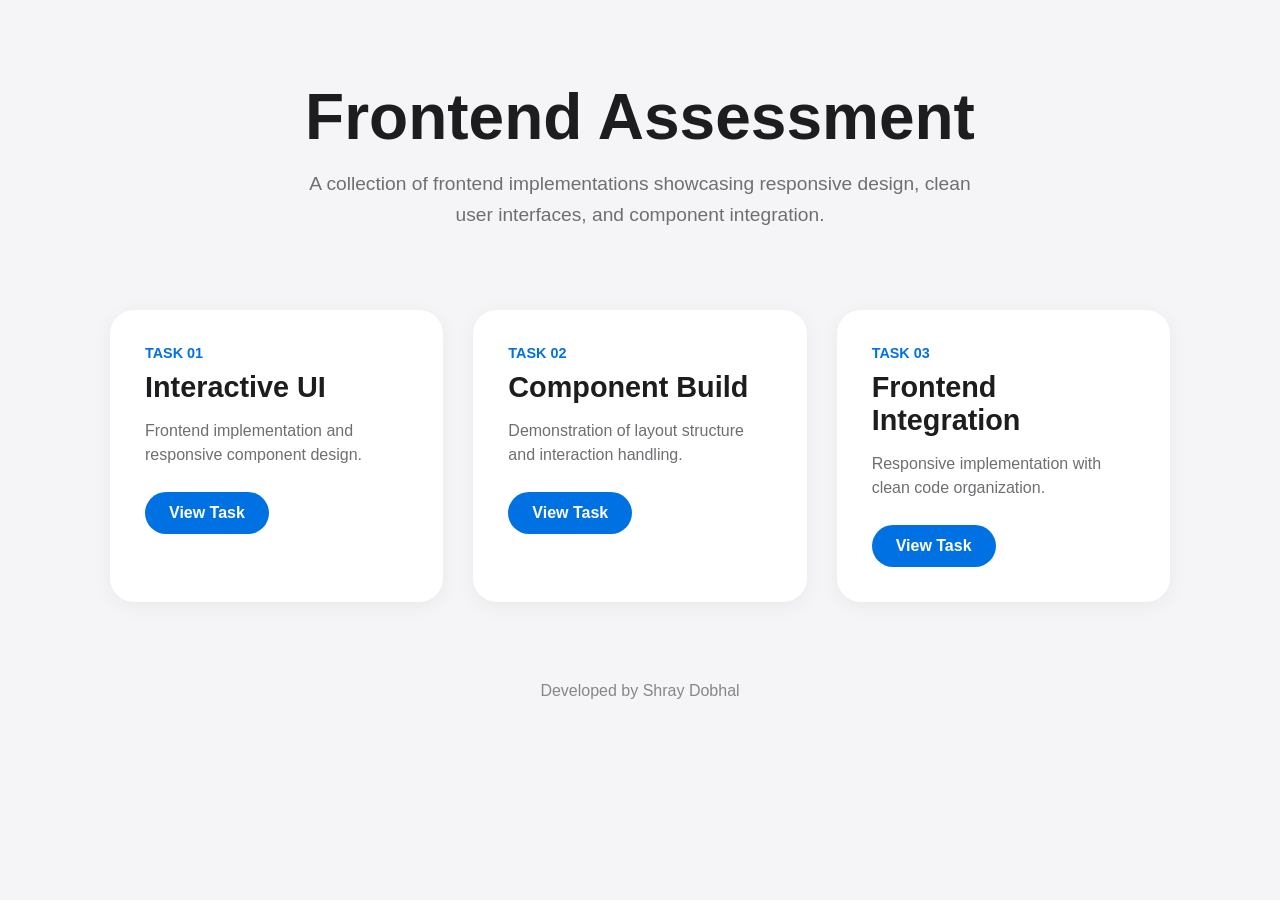
<file: Index.html>
<!DOCTYPE html>
<html lang="en">
<head>
<meta charset="UTF-8">
<meta name="viewport" content="width=device-width, initial-scale=1.0">
<title>Frontend Assessment | Shray Dobhal</title>

<style>
*{
    margin:0;
    padding:0;
    box-sizing:border-box;
    font-family:-apple-system,BlinkMacSystemFont,"SF Pro Display",
                 "Segoe UI",sans-serif;
}

body{
    background:#f5f5f7;
    color:#1d1d1f;
}

.container{
    max-width:1100px;
    margin:auto;
    padding:80px 20px;
}

.hero{
    text-align:center;
    margin-bottom:80px;
}

.hero h1{
    font-size:4rem;
    font-weight:700;
    margin-bottom:15px;
}

.hero p{
    font-size:1.2rem;
    color:#6e6e73;
    max-width:700px;
    margin:auto;
    line-height:1.6;
}

.cards{
    display:grid;
    grid-template-columns:repeat(auto-fit,minmax(280px,1fr));
    gap:30px;
}

.card{
    background:white;
    border-radius:24px;
    padding:35px;
    box-shadow:
    0 4px 20px rgba(0,0,0,0.05);
    transition:all .3s ease;
}

.card:hover{
    transform:translateY(-8px);
    box-shadow:
    0 15px 40px rgba(0,0,0,0.1);
}

.task{
    color:#0071e3;
    font-size:0.9rem;
    font-weight:600;
    margin-bottom:10px;
}

.card h2{
    margin-bottom:15px;
    font-size:1.8rem;
}

.card p{
    color:#6e6e73;
    margin-bottom:25px;
    line-height:1.5;
}

.btn{
    display:inline-block;
    text-decoration:none;
    background:#0071e3;
    color:white;
    padding:12px 24px;
    border-radius:999px;
    font-weight:600;
    transition:.3s;
}

.btn:hover{
    background:#0058b9;
}

footer{
    text-align:center;
    margin-top:80px;
    color:#86868b;
}
</style>
</head>

<body>

<div class="container">

    <div class="hero">
        <h1>Frontend Assessment</h1>
        <p>
            A collection of frontend implementations showcasing responsive
            design, clean user interfaces, and component integration.
        </p>
    </div>

    <div class="cards">

        <div class="card">
            <div class="task">TASK 01</div>
            <h2>Interactive UI</h2>
            <p>Frontend implementation and responsive component design.</p>
            <a href="task1.html" class="btn">View Task</a>
        </div>

        <div class="card">
            <div class="task">TASK 02</div>
            <h2>Component Build</h2>
            <p>Demonstration of layout structure and interaction handling.</p>
            <a href="task2.html" class="btn">View Task</a>
        </div>

        <div class="card">
            <div class="task">TASK 03</div>
            <h2>Frontend Integration</h2>
            <p>Responsive implementation with clean code organization.</p>
            <a href="task3.html" class="btn">View Task</a>
        </div>

    </div>

    <footer>
        Developed by Shray Dobhal
    </footer>

</div>

</body>
</html>
</file>
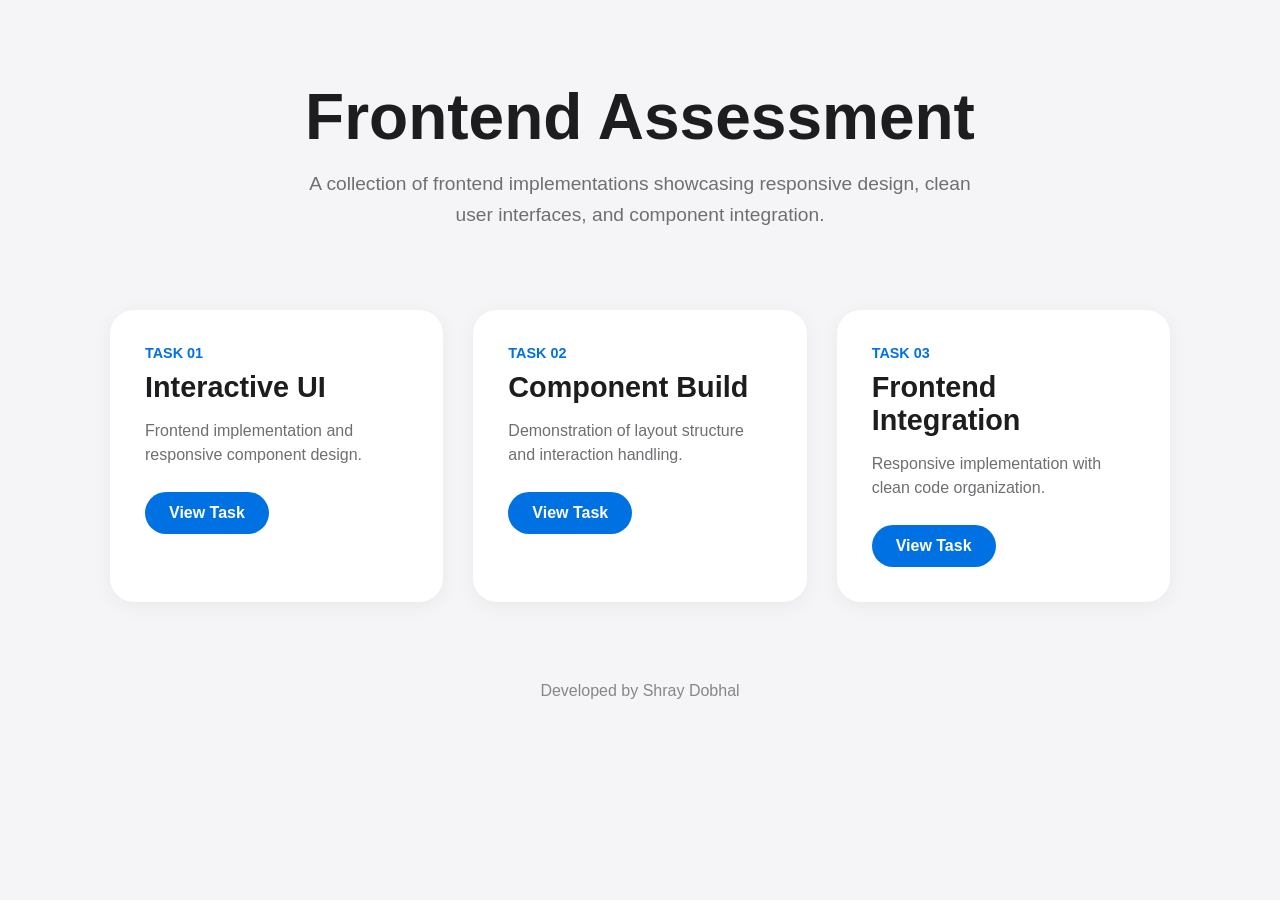
<file: index.html>
<!DOCTYPE html>
<html lang="en">
<head>
<meta charset="UTF-8">
<meta name="viewport" content="width=device-width, initial-scale=1.0">
<title>Frontend Assessment | Shray Dobhal</title>

<style>
*{
    margin:0;
    padding:0;
    box-sizing:border-box;
    font-family:-apple-system,BlinkMacSystemFont,"SF Pro Display",
                 "Segoe UI",sans-serif;
}

body{
    background:#f5f5f7;
    color:#1d1d1f;
}

.container{
    max-width:1100px;
    margin:auto;
    padding:80px 20px;
}

.hero{
    text-align:center;
    margin-bottom:80px;
}

.hero h1{
    font-size:4rem;
    font-weight:700;
    margin-bottom:15px;
}

.hero p{
    font-size:1.2rem;
    color:#6e6e73;
    max-width:700px;
    margin:auto;
    line-height:1.6;
}

.cards{
    display:grid;
    grid-template-columns:repeat(auto-fit,minmax(280px,1fr));
    gap:30px;
}

.card{
    background:white;
    border-radius:24px;
    padding:35px;
    box-shadow:
    0 4px 20px rgba(0,0,0,0.05);
    transition:all .3s ease;
}

.card:hover{
    transform:translateY(-8px);
    box-shadow:
    0 15px 40px rgba(0,0,0,0.1);
}

.task{
    color:#0071e3;
    font-size:0.9rem;
    font-weight:600;
    margin-bottom:10px;
}

.card h2{
    margin-bottom:15px;
    font-size:1.8rem;
}

.card p{
    color:#6e6e73;
    margin-bottom:25px;
    line-height:1.5;
}

.btn{
    display:inline-block;
    text-decoration:none;
    background:#0071e3;
    color:white;
    padding:12px 24px;
    border-radius:999px;
    font-weight:600;
    transition:.3s;
}

.btn:hover{
    background:#0058b9;
}

footer{
    text-align:center;
    margin-top:80px;
    color:#86868b;
}
</style>
</head>

<body>

<div class="container">

    <div class="hero">
        <h1>Frontend Assessment</h1>
        <p>
            A collection of frontend implementations showcasing responsive
            design, clean user interfaces, and component integration.
        </p>
    </div>

    <div class="cards">

        <div class="card">
            <div class="task">TASK 01</div>
            <h2>Interactive UI</h2>
            <p>Frontend implementation and responsive component design.</p>
            <a href="task1.html" class="btn">View Task</a>
        </div>

        <div class="card">
            <div class="task">TASK 02</div>
            <h2>Component Build</h2>
            <p>Demonstration of layout structure and interaction handling.</p>
            <a href="task2.html" class="btn">View Task</a>
        </div>

        <div class="card">
            <div class="task">TASK 03</div>
            <h2>Frontend Integration</h2>
            <p>Responsive implementation with clean code organization.</p>
            <a href="task3.html" class="btn">View Task</a>
        </div>

    </div>

    <footer>
        Developed by Shray Dobhal
    </footer>

</div>

</body>
</html>
</file>
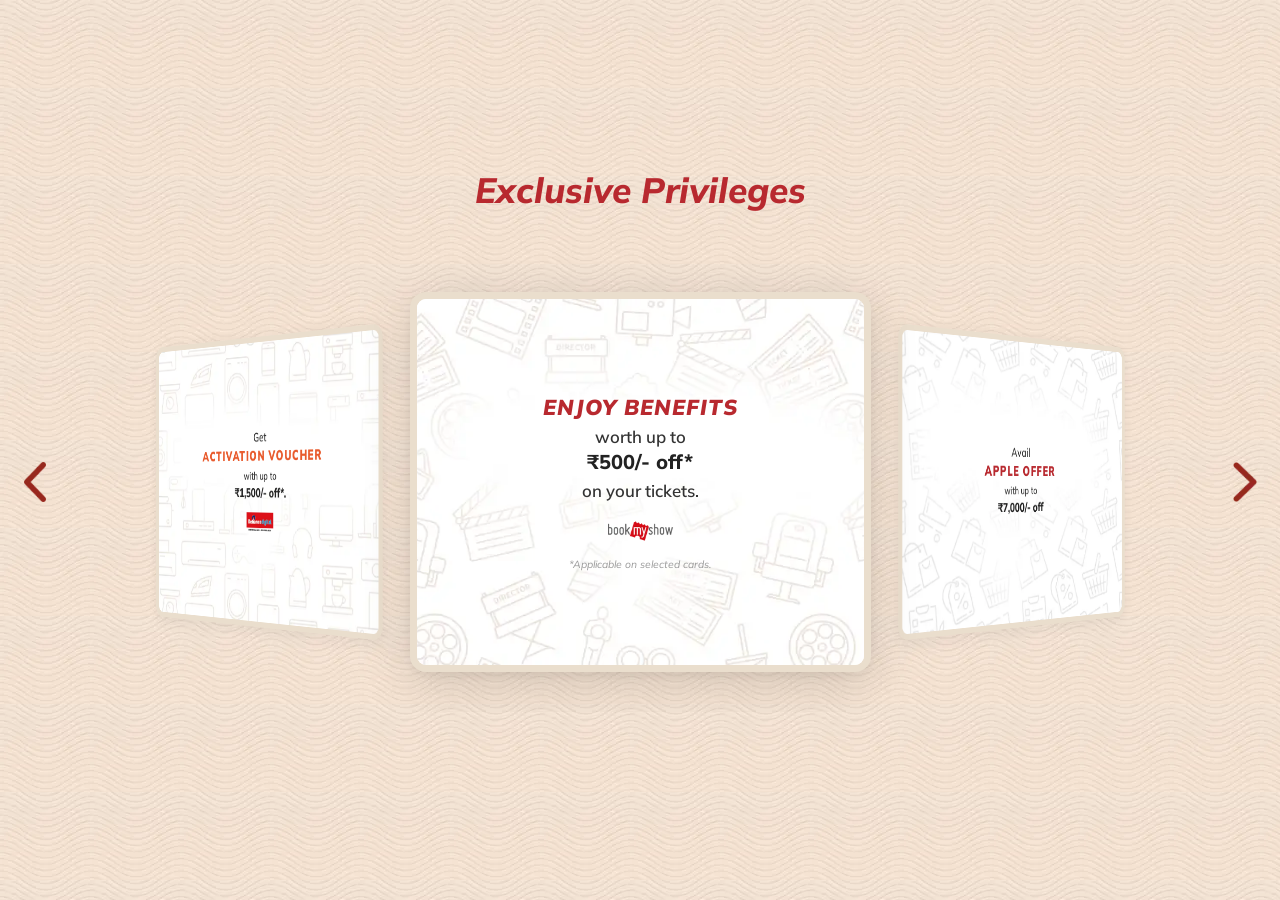
<file: task1.html>
<!DOCTYPE html>
<html lang="en">
<head>
  <meta charset="UTF-8" />
  <meta name="viewport" content="width=device-width, initial-scale=1.0" />
  <meta name="description" content="ICICI Bank Credit Card - Exclusive Privileges Section Replica" />
  <title>Exclusive Privileges - ICICI Bank Credit Card</title>
  <link rel="preconnect" href="https://fonts.googleapis.com" />
  <link rel="preconnect" href="https://fonts.gstatic.com" crossorigin />
  <link href="https://fonts.googleapis.com/css2?family=Mulish:wght@300;400;500;600;700;800;900&display=swap" rel="stylesheet" />
  <link rel="stylesheet" href="task1.css" />
</head>
<body>
  <!-- Exclusive Privileges Section -->
  <section class="exclusive-privileges" id="exclusive-privileges">
    <h2 class="section-title">Exclusive Privileges</h2>

    <div class="carousel-container" id="carouselContainer">
      <!-- Left Arrow -->
      <button class="carousel-arrow carousel-arrow--left" id="prevBtn" aria-label="Previous slide">
        <img src="public/arrow_left.webp" alt="Previous" />
      </button>

      <!-- Carousel Stage (3D space) -->
      <div class="carousel-stage" id="carouselStage">

        <!-- Slide 0: ixigo -->
        <div class="carousel-slide" data-index="0">
          <div class="card card--ixigo">
            <div class="card__bg card__bg--ixigo"></div>
            <div class="card__content">
              <p class="card__header">Get</p>
              <h3 class="card__title card__title--orange">ACTIVATION VOUCHER</h3>
              <p class="card__subtitle">with</p>
              <p class="card__offer">Flat ₹1,200/- off.</p>
              <div class="card__logo">
                <img src="public/ixigo.webp" alt="ixigo" class="logo-img logo-img--ixigo" />
              </div>
            </div>
          </div>
        </div>

        <!-- Slide 1: Reliance Digital -->
        <div class="carousel-slide" data-index="1">
          <div class="card card--reliance">
            <div class="card__bg card__bg--reliance"></div>
            <div class="card__content">
              <p class="card__header">Get</p>
              <h3 class="card__title card__title--orange">ACTIVATION VOUCHER</h3>
              <p class="card__subtitle">with up to</p>
              <p class="card__offer">₹1,500/- off*.</p>
              <div class="card__logo">
                <img src="public/reliance_digital.webp" alt="Reliance Digital" class="logo-img logo-img--reliance" />
              </div>
            </div>
          </div>
        </div>

        <!-- Slide 2: BookMyShow -->
        <div class="carousel-slide" data-index="2">
          <div class="card card--bms">
            <div class="card__bg card__bg--bms"></div>
            <div class="card__content">
              <h3 class="card__title card__title--red card__title--enjoy">ENJOY BENEFITS</h3>
              <p class="card__subtitle">worth up to</p>
              <p class="card__offer">₹500/- off*</p>
              <p class="card__subtitle">on your tickets.</p>
              <div class="card__logo">
                <img src="public/bms.webp" alt="BookMyShow" class="logo-img logo-img--bms" />
              </div>
              <p class="card__footnote">*Applicable on selected cards.</p>
            </div>
          </div>
        </div>

        <!-- Slide 3: Apple -->
        <div class="carousel-slide" data-index="3">
          <div class="card card--apple">
            <div class="card__bg card__bg--apple"></div>
            <div class="card__content">
              <p class="card__header">Avail</p>
              <h3 class="card__title card__title--red">APPLE OFFER</h3>
              <p class="card__subtitle">with up to</p>
              <p class="card__offer">₹7,000/- off</p>
            </div>
          </div>
        </div>

      </div>

      <!-- Right Arrow -->
      <button class="carousel-arrow carousel-arrow--right" id="nextBtn" aria-label="Next slide">
        <img src="public/arrow_right.webp" alt="Next" />
      </button>
    </div>

  </section>

  <script src="task1.js"></script>
</body>
</html>
</file>
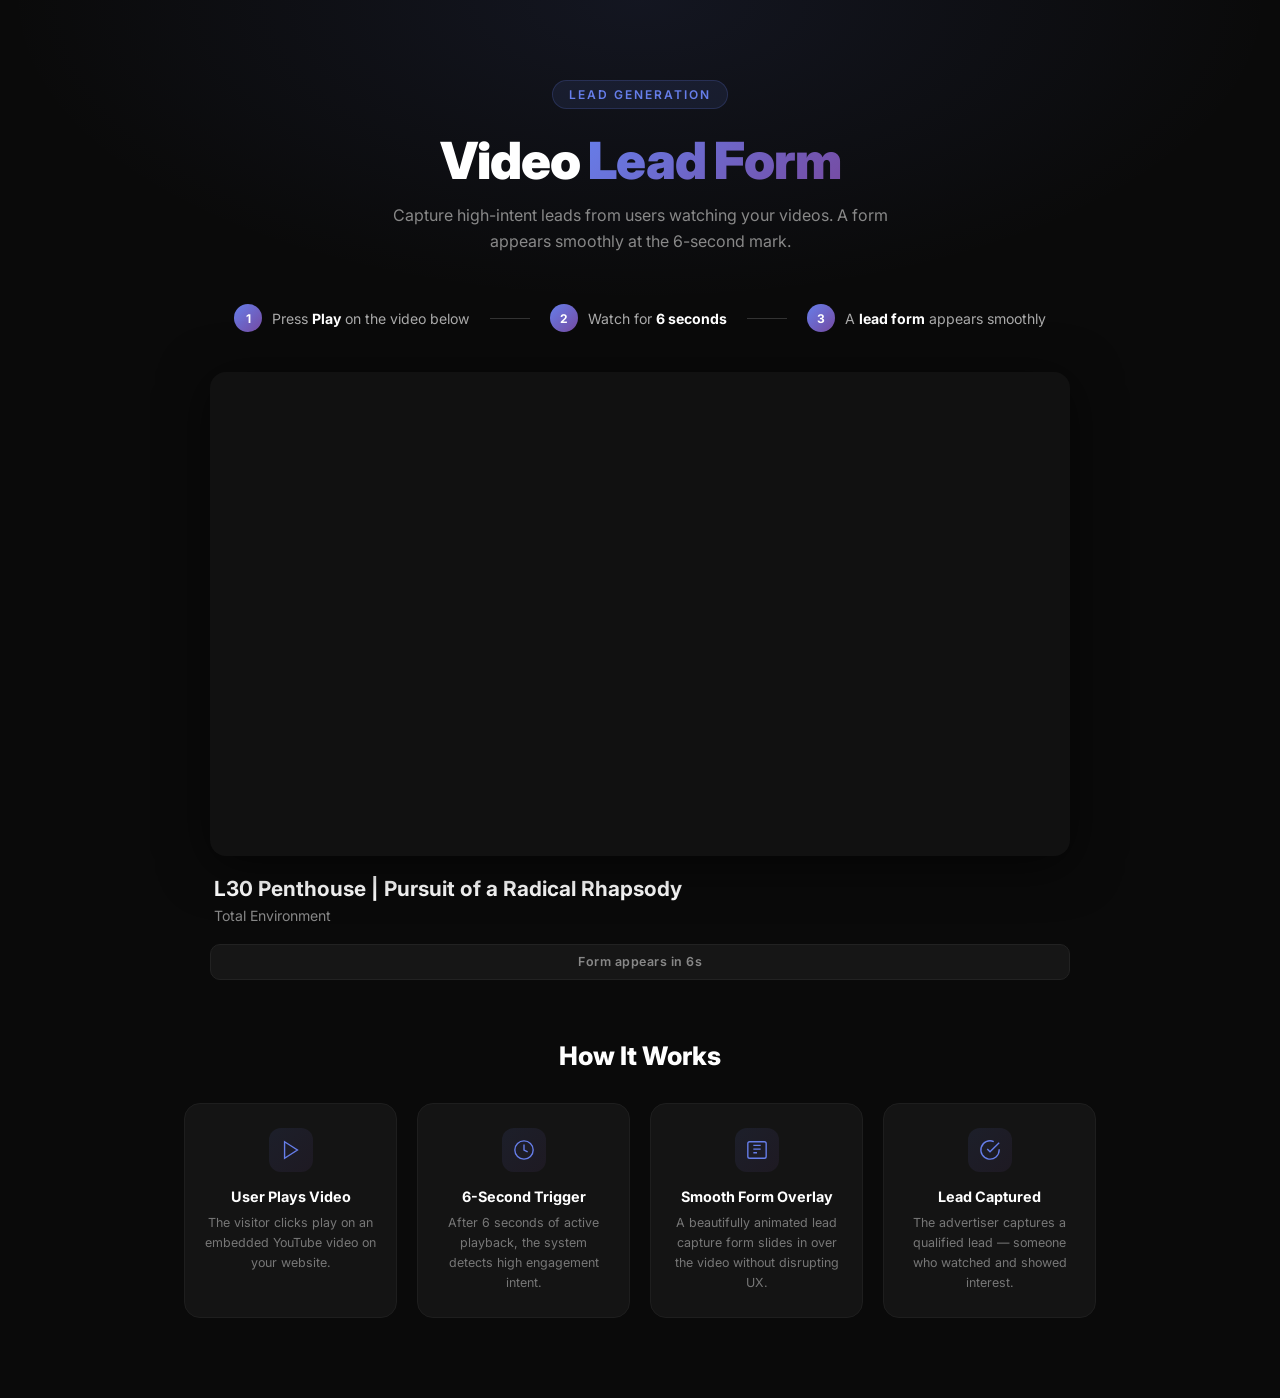
<file: task3.html>
<!DOCTYPE html>
<html lang="en">
<head>
  <meta charset="UTF-8" />
  <meta name="viewport" content="width=device-width, initial-scale=1.0" />
  <meta name="description" content="YouTube Video Lead Capture Form - Smooth overlay form shown after 6 seconds of video playback" />
  <title>Lead Capture Form | YouTube Video Overlay</title>
  <link rel="preconnect" href="https://fonts.googleapis.com" />
  <link rel="preconnect" href="https://fonts.gstatic.com" crossorigin />
  <link href="https://fonts.googleapis.com/css2?family=Inter:wght@300;400;500;600;700;800;900&display=swap" rel="stylesheet" />
  <link rel="stylesheet" href="task3.css" />
</head>
<body>

  <!-- Hero Header -->
  <header class="hero" id="hero">
    <div class="hero__bg"></div>
    <div class="hero__content">
      <p class="hero__tag">Lead Generation</p>
      <h1 class="hero__title">Video <span class="gradient-text">Lead Form</span></h1>
      <p class="hero__subtitle">Capture high-intent leads from users watching your videos. A form appears smoothly at the 6-second mark.</p>
    </div>
  </header>

  <!-- ============ Video + Form Section ============ -->
  <section class="video-section" id="videoSection">
    <div class="container">

      <!-- Instructions -->
      <div class="instructions">
        <div class="instructions__step">
          <div class="instructions__num">1</div>
          <p>Press <strong>Play</strong> on the video below</p>
        </div>
        <div class="instructions__divider"></div>
        <div class="instructions__step">
          <div class="instructions__num">2</div>
          <p>Watch for <strong>6 seconds</strong></p>
        </div>
        <div class="instructions__divider"></div>
        <div class="instructions__step">
          <div class="instructions__num">3</div>
          <p>A <strong>lead form</strong> appears smoothly</p>
        </div>
      </div>

      <!-- Player Container -->
      <div class="player-container">
        <div class="player-wrapper" id="playerWrapper">
          <div id="ytPlayer"></div>

          <!-- Overlay Form -->
          <div class="form-overlay" id="formOverlay">
            <div class="form-card" id="formCard">
              <button class="form-close" id="formClose" aria-label="Close form">
                <svg viewBox="0 0 24 24" fill="none" stroke="currentColor" stroke-width="2">
                  <line x1="18" y1="6" x2="6" y2="18"/>
                  <line x1="6" y1="6" x2="18" y2="18"/>
                </svg>
              </button>

              <div class="form-card__header">
                <div class="form-card__icon">
                  <svg viewBox="0 0 24 24" fill="none" stroke="currentColor" stroke-width="1.5">
                    <path d="M12 22c5.523 0 10-4.477 10-10S17.523 2 12 2 2 6.477 2 12s4.477 10 10 10z"/>
                    <path d="M10 9l5 3-5 3V9z" fill="currentColor"/>
                  </svg>
                </div>
                <h3 class="form-card__title">Interested in this property?</h3>
                <p class="form-card__subtitle">Fill in your details and our team will get back to you within 24 hours.</p>
              </div>

              <form class="lead-form" id="leadForm">
                <div class="form-group">
                  <label class="form-label" for="leadName">Full Name</label>
                  <input type="text" id="leadName" class="form-input" placeholder="John Doe" required />
                </div>
                <div class="form-group">
                  <label class="form-label" for="leadEmail">Email Address</label>
                  <input type="email" id="leadEmail" class="form-input" placeholder="john@example.com" required />
                </div>
                <div class="form-group">
                  <label class="form-label" for="leadPhone">Phone Number</label>
                  <input type="tel" id="leadPhone" class="form-input" placeholder="+91 98765 43210" />
                </div>
                <button type="submit" class="form-submit" id="formSubmit">
                  Get Details
                  <svg viewBox="0 0 24 24" fill="none" stroke="currentColor" stroke-width="2"><path d="M5 12h14M12 5l7 7-7 7"/></svg>
                </button>
                <p class="form-disclaimer">By submitting, you agree to be contacted regarding this property.</p>
              </form>

              <!-- Success State -->
              <div class="form-success" id="formSuccess">
                <div class="form-success__icon">
                  <svg viewBox="0 0 24 24" fill="none" stroke="currentColor" stroke-width="2"><path d="M22 11.08V12a10 10 0 1 1-5.93-9.14"/><polyline points="22 4 12 14.01 9 11.01"/></svg>
                </div>
                <h3 class="form-success__title">Thank You!</h3>
                <p class="form-success__text">We've received your details. Our team will reach out to you shortly.</p>
                <button type="button" class="form-success__btn" id="resumeBtn">Resume Video</button>
              </div>
            </div>
          </div>
        </div>

        <!-- Video Info -->
        <div class="player-info">
          <h2 class="player-info__title">L30 Penthouse | Pursuit of a Radical Rhapsody</h2>
          <p class="player-info__channel">Total Environment</p>
        </div>

        <!-- Timer Indicator -->
        <div class="timer-bar" id="timerBar">
          <div class="timer-bar__fill" id="timerFill"></div>
          <span class="timer-bar__label" id="timerLabel">Form appears in 6s</span>
        </div>
      </div>

      <!-- How It Works -->
      <div class="how-it-works">
        <h3 class="how-it-works__title">How It Works</h3>
        <div class="how-it-works__grid">
          <div class="how-card">
            <div class="how-card__icon">
              <svg viewBox="0 0 24 24" fill="none" stroke="currentColor" stroke-width="1.5"><polygon points="5 3 19 12 5 21 5 3"/></svg>
            </div>
            <h4>User Plays Video</h4>
            <p>The visitor clicks play on an embedded YouTube video on your website.</p>
          </div>
          <div class="how-card">
            <div class="how-card__icon">
              <svg viewBox="0 0 24 24" fill="none" stroke="currentColor" stroke-width="1.5"><circle cx="12" cy="12" r="10"/><polyline points="12 6 12 12 16 14"/></svg>
            </div>
            <h4>6-Second Trigger</h4>
            <p>After 6 seconds of active playback, the system detects high engagement intent.</p>
          </div>
          <div class="how-card">
            <div class="how-card__icon">
              <svg viewBox="0 0 24 24" fill="none" stroke="currentColor" stroke-width="1.5"><rect x="2" y="3" width="20" height="18" rx="2"/><path d="M8 7h8M8 11h8M8 15h4"/></svg>
            </div>
            <h4>Smooth Form Overlay</h4>
            <p>A beautifully animated lead capture form slides in over the video without disrupting UX.</p>
          </div>
          <div class="how-card">
            <div class="how-card__icon">
              <svg viewBox="0 0 24 24" fill="none" stroke="currentColor" stroke-width="1.5"><path d="M22 11.08V12a10 10 0 1 1-5.93-9.14"/><polyline points="22 4 12 14.01 9 11.01"/></svg>
            </div>
            <h4>Lead Captured</h4>
            <p>The advertiser captures a qualified lead — someone who watched and showed interest.</p>
          </div>
        </div>
      </div>
    </div>
  </section>



  <script src="task3.js"></script>
</body>
</html>
</file>
<file: task1.css>
/* =====================================================
   ICICI Bank - Exclusive Privileges Section
   Pure HTML/CSS/JS Replica
   ===================================================== */

*,
*::before,
*::after {
  margin: 0;
  padding: 0;
  box-sizing: border-box;
}

html {
  font-size: 16px;
  -webkit-font-smoothing: antialiased;
}

body {
  font-family: 'Mulish', sans-serif;
  background-color: #f5ebe0;
  background-image: url('public/bg_light.webp');
  background-repeat: repeat;
  min-height: 100vh;
  display: flex;
  align-items: center;
  justify-content: center;
  overflow-x: hidden;
}

/* --- Section --- */
.exclusive-privileges {
  width: 100%;
  padding: 50px 0 70px;
  background: transparent;
  position: relative;
  /* no overflow hidden here — let 3D work, body clips horizontally */
}

/* --- Title --- */
.section-title {
  text-align: center;
  font-size: 2.2rem;
  font-weight: 800;
  color: #B8292F;
  font-style: italic;
  margin-bottom: 40px;
  position: relative;
  z-index: 1;
}

/* --- Carousel Wrapper --- */
.carousel-container {
  position: relative;
  width: 100%;
  z-index: 1;
}

/* --- 3D Stage --- */
.carousel-stage {
  position: relative;
  width: 100%;
  height: 460px;
  perspective: 1200px;
  overflow: hidden;
}

/* --- Each Slide: absolutely positioned, JS controls transform --- */
.carousel-slide {
  position: absolute;
  top: 40px;
  bottom: 40px;
  /* width set by JS based on viewport */
  display: flex;
  justify-content: center;
  align-items: center;
  transition: all 0.55s cubic-bezier(0.25, 0.46, 0.45, 0.94);
  will-change: transform, opacity, left;
}

/* --- Card --- */
.card {
  width: 100%;
  height: 100%;
  background: #fff;
  border-radius: 16px;
  border: 7px solid #eadecd;
  box-shadow: 0 4px 20px rgba(0, 0, 0, 0.07);
  position: relative;
  overflow: hidden;
  display: flex;
  flex-direction: column;
  align-items: center;
  justify-content: center;
  transition: box-shadow 0.55s ease, height 0.55s ease;
}

.carousel-slide.active .card {
  box-shadow: 0 10px 50px rgba(0, 0, 0, 0.14), 0 3px 12px rgba(0, 0, 0, 0.06);
}

/* --- Card Backgrounds --- */
.card__bg {
  position: absolute;
  inset: 0;
  pointer-events: none;
  opacity: 0.12;
}

.card__bg--ixigo {
  background-image: url('public/privilages_bg1.webp');
  background-size: cover;
  background-position: center;
  opacity: 1;
}

.card__bg--reliance {
  background-image: url('public/privilages_bg2.webp');
  background-size: cover;
  background-position: center;
  opacity: 1;
}

.card__bg--bms {
  background-image: url('public/privilages_bg3.webp');
  background-size: cover;
  background-position: center;
  opacity: 1;
}

.card__bg--apple {
  background-image: url('public/privilages_bg4.webp');
  background-size: cover;
  background-position: center;
  opacity: 1;
}

/* --- Card Content --- */
.card__content {
  position: relative;
  z-index: 1;
  text-align: center;
  padding: 30px 25px;
  width: 100%;
}

.card__header {
  font-size: 1rem;
  font-weight: 600;
  color: #333;
  margin-bottom: 3px;
}

.card__title {
  font-size: 1.15rem;
  font-weight: 900;
  text-transform: uppercase;
  letter-spacing: 1.5px;
  margin-bottom: 5px;
  line-height: 1.3;
}

.card__title--orange { color: #E85B2D; }
.card__title--red { color: #B8292F; }
.card__title--enjoy { font-style: italic; letter-spacing: 1px; }

.carousel-slide.active .card__header { font-size: 1.1rem; }
.carousel-slide.active .card__title { font-size: 1.5rem; }
.carousel-slide.active .card__title--enjoy { font-size: 1.35rem; }

.card__subtitle {
  font-size: 0.88rem;
  font-weight: 600;
  color: #333;
  margin-bottom: 2px;
}

.carousel-slide.active .card__subtitle { font-size: 1.05rem; }

.card__offer {
  font-size: 1.05rem;
  font-weight: 800;
  color: #222;
  margin-bottom: 6px;
}

.carousel-slide.active .card__offer { font-size: 1.25rem; }

.card__footnote {
  font-size: 0.55rem;
  color: #999;
  margin-top: 8px;
  font-style: italic;
}

.carousel-slide.active .card__footnote { font-size: 0.65rem; }

/* --- Logos --- */
.card__logo { margin-top: 15px; }

.logo-img {
  height: 28px;
  width: auto;
  display: inline-block;
  object-fit: contain;
  transition: height 0.55s cubic-bezier(0.25, 0.46, 0.45, 0.94);
}
.logo-img--ixigo {
  height: 28px;
}
.logo-img--reliance {
  height: 26px;
}
.logo-img--bms {
  height: 24px;
}

.carousel-slide.active .logo-img--ixigo {
  height: 38px;
}
.carousel-slide.active .logo-img--reliance {
  height: 34px;
}
.carousel-slide.active .logo-img--bms {
  height: 30px;
}

/* --- Arrows --- */
.carousel-arrow {
  position: absolute;
  top: 50%;
  transform: translateY(-50%);
  width: 40px;
  height: 40px;
  background: transparent;
  border: none;
  cursor: pointer;
  display: flex;
  align-items: center;
  justify-content: center;
  z-index: 10;
  transition: transform 0.2s ease;
  padding: 0;
}
.carousel-arrow img {
  width: 100%;
  height: 100%;
  object-fit: contain;
  display: block;
}
.carousel-arrow:hover { transform: translateY(-50%) scale(1.15); }
.carousel-arrow:active { transform: translateY(-50%) scale(0.95); }
.carousel-arrow--left { left: 15px; }
.carousel-arrow--right { right: 15px; }

/* --- Responsive --- */
@media (max-width: 900px) {
  .carousel-stage { height: 380px; }
  .carousel-slide { top: 30px; bottom: 30px; }
  .section-title { font-size: 1.8rem; }
}

@media (max-width: 600px) {
  .exclusive-privileges { padding: 30px 0 45px; }
  .section-title { font-size: 1.4rem; margin-bottom: 25px; }
  .carousel-stage { height: 320px; }
  .carousel-slide { top: 25px; bottom: 25px; }
  .carousel-arrow--left { left: 5px; }
  .carousel-arrow--right { right: 5px; }
}
</file>
<file: task3.css>
/* =====================================================
   Task 3: Lead Form on YouTube Video — Styles
   ===================================================== */

*, *::before, *::after {
  margin: 0; padding: 0; box-sizing: border-box;
}

html {
  font-size: 16px;
  -webkit-font-smoothing: antialiased;
  scroll-behavior: smooth;
}

body {
  font-family: 'Inter', sans-serif;
  background: #0a0a0a;
  color: #e8e8e8;
  min-height: 100vh;
  overflow-x: hidden;
}

.container {
  width: 100%;
  max-width: 960px;
  margin: 0 auto;
  padding: 0 24px;
}

.gradient-text {
  background: linear-gradient(135deg, #667eea, #764ba2);
  -webkit-background-clip: text;
  -webkit-text-fill-color: transparent;
  background-clip: text;
}

/* =====================================================
   Hero
   ===================================================== */
.hero {
  position: relative;
  padding: 80px 24px 50px;
  text-align: center;
  overflow: hidden;
}

.hero__bg {
  position: absolute;
  inset: 0;
  background: radial-gradient(ellipse at 50% 0%, rgba(102, 126, 234, 0.1) 0%, transparent 70%);
  pointer-events: none;
}

.hero__content { position: relative; z-index: 1; }

.hero__tag {
  display: inline-block;
  font-size: 0.75rem;
  font-weight: 600;
  letter-spacing: 2px;
  text-transform: uppercase;
  color: #667eea;
  background: rgba(102, 126, 234, 0.1);
  border: 1px solid rgba(102, 126, 234, 0.2);
  padding: 6px 16px;
  border-radius: 20px;
  margin-bottom: 20px;
}

.hero__title {
  font-size: 3.2rem;
  font-weight: 900;
  letter-spacing: -1px;
  margin-bottom: 12px;
  color: #ffffff;
}

.hero__subtitle {
  font-size: 1rem;
  color: #888;
  font-weight: 400;
  max-width: 540px;
  margin: 0 auto;
  line-height: 1.6;
}

/* =====================================================
   Instructions Strip
   ===================================================== */
.instructions {
  display: flex;
  align-items: center;
  justify-content: center;
  gap: 20px;
  margin-bottom: 40px;
  flex-wrap: wrap;
}

.instructions__step {
  display: flex;
  align-items: center;
  gap: 10px;
}

.instructions__num {
  width: 28px;
  height: 28px;
  border-radius: 50%;
  background: linear-gradient(135deg, #667eea, #764ba2);
  color: #fff;
  display: flex;
  align-items: center;
  justify-content: center;
  font-size: 0.75rem;
  font-weight: 700;
  flex-shrink: 0;
}

.instructions__step p {
  font-size: 0.88rem;
  color: #aaa;
}

.instructions__step p strong {
  color: #fff;
}

.instructions__divider {
  width: 40px;
  height: 1px;
  background: #333;
}

/* =====================================================
   Player Container
   ===================================================== */
.video-section {
  padding: 0 0 80px;
}

.player-container {
  max-width: 860px;
  margin: 0 auto;
}

.player-wrapper {
  width: 100%;
  aspect-ratio: 16 / 9;
  background: #111;
  border-radius: 16px;
  overflow: hidden;
  position: relative;
  box-shadow: 0 8px 50px rgba(0, 0, 0, 0.6);
}

.player-wrapper iframe {
  width: 100%;
  height: 100%;
  border: none;
}

.player-info {
  padding: 20px 4px 0;
  margin-bottom: 20px;
}

.player-info__title {
  font-size: 1.3rem;
  font-weight: 700;
  margin-bottom: 6px;
  color: #fff;
}

.player-info__channel {
  font-size: 0.88rem;
  color: #888;
}

/* =====================================================
   Timer Bar
   ===================================================== */
.timer-bar {
  position: relative;
  height: 36px;
  background: #161616;
  border: 1px solid #222;
  border-radius: 10px;
  overflow: hidden;
  margin-bottom: 60px;
  display: flex;
  align-items: center;
}

.timer-bar__fill {
  position: absolute;
  left: 0;
  top: 0;
  bottom: 0;
  width: 0%;
  background: linear-gradient(90deg, rgba(102, 126, 234, 0.3), rgba(118, 75, 162, 0.3));
  border-radius: 10px;
  transition: width 0.3s ease;
}

.timer-bar__label {
  position: relative;
  z-index: 1;
  width: 100%;
  text-align: center;
  font-size: 0.78rem;
  font-weight: 600;
  color: #888;
  letter-spacing: 0.5px;
}

.timer-bar.active .timer-bar__label { color: #667eea; }
.timer-bar.done .timer-bar__fill { background: linear-gradient(90deg, rgba(46, 213, 115, 0.25), rgba(46, 213, 115, 0.15)); }
.timer-bar.done .timer-bar__label { color: #2ed573; }

/* =====================================================
   Form Overlay
   ===================================================== */
.form-overlay {
  position: absolute;
  inset: 0;
  background: rgba(0, 0, 0, 0.75);
  backdrop-filter: blur(8px);
  -webkit-backdrop-filter: blur(8px);
  display: flex;
  align-items: center;
  justify-content: center;
  z-index: 10;
  opacity: 0;
  pointer-events: none;
  transition: opacity 0.5s ease;
}

.form-overlay.visible {
  opacity: 1;
  pointer-events: all;
}

.form-card {
  background: #1a1a1a;
  border: 1px solid #2a2a2a;
  border-radius: 20px;
  padding: 24px;
  width: 90%;
  max-width: 400px;
  position: relative;
  transform: translateY(30px) scale(0.95);
  transition: transform 0.5s cubic-bezier(0.34, 1.56, 0.64, 1), opacity 0.5s ease;
  opacity: 0;
  max-height: 95%;
  overflow-y: auto;
  scrollbar-width: thin;
  scrollbar-color: #333 transparent;
}

.form-overlay.visible .form-card {
  transform: translateY(0) scale(1);
  opacity: 1;
}

.form-close {
  position: absolute;
  top: 12px;
  right: 12px;
  width: 32px;
  height: 32px;
  border-radius: 50%;
  background: rgba(255, 255, 255, 0.06);
  border: none;
  cursor: pointer;
  display: flex;
  align-items: center;
  justify-content: center;
  transition: background 0.2s ease;
  color: #888;
}
.form-close svg { width: 16px; height: 16px; }
.form-close:hover { background: rgba(255, 255, 255, 0.12); color: #fff; }

/* --- Form Header --- */
.form-card__header {
  text-align: center;
  margin-bottom: 24px;
}

.form-card__icon {
  width: 48px;
  height: 48px;
  border-radius: 50%;
  background: linear-gradient(135deg, rgba(102, 126, 234, 0.15), rgba(118, 75, 162, 0.15));
  display: flex;
  align-items: center;
  justify-content: center;
  margin: 0 auto 14px;
  color: #667eea;
}
.form-card__icon svg { width: 24px; height: 24px; }

.form-card__title {
  font-size: 1.15rem;
  font-weight: 700;
  color: #fff;
  margin-bottom: 6px;
}

.form-card__subtitle {
  font-size: 0.8rem;
  color: #888;
  line-height: 1.5;
}

/* --- Form Fields --- */
.lead-form {
  display: flex;
  flex-direction: column;
  gap: 16px;
}

.form-group {
  display: flex;
  flex-direction: column;
  gap: 6px;
}

.form-label {
  font-size: 0.75rem;
  font-weight: 600;
  color: #aaa;
  letter-spacing: 0.3px;
}

.form-input {
  padding: 12px 14px;
  background: #111;
  border: 1px solid #2a2a2a;
  border-radius: 10px;
  color: #e8e8e8;
  font-size: 0.9rem;
  font-family: inherit;
  outline: none;
  transition: border-color 0.2s ease, box-shadow 0.2s ease;
}

.form-input::placeholder { color: #555; }

.form-input:focus {
  border-color: #667eea;
  box-shadow: 0 0 0 3px rgba(102, 126, 234, 0.12);
}

.form-submit {
  display: flex;
  align-items: center;
  justify-content: center;
  gap: 8px;
  padding: 14px;
  background: linear-gradient(135deg, #667eea, #764ba2);
  color: #fff;
  border: none;
  border-radius: 12px;
  font-size: 0.95rem;
  font-weight: 600;
  font-family: inherit;
  cursor: pointer;
  transition: all 0.25s ease;
  margin-top: 4px;
}

.form-submit svg { width: 18px; height: 18px; }

.form-submit:hover {
  transform: translateY(-1px);
  box-shadow: 0 6px 20px rgba(102, 126, 234, 0.35);
}
.form-submit:active { transform: translateY(0); }

.form-disclaimer {
  font-size: 0.65rem;
  color: #666;
  text-align: center;
  line-height: 1.5;
}

/* --- Success State --- */
.form-success {
  display: none;
  flex-direction: column;
  align-items: center;
  text-align: center;
  gap: 12px;
  padding: 20px 0;
}

.form-success.visible {
  display: flex;
}

.form-success__icon {
  width: 56px;
  height: 56px;
  border-radius: 50%;
  background: rgba(46, 213, 115, 0.12);
  display: flex;
  align-items: center;
  justify-content: center;
  color: #2ed573;
}
.form-success__icon svg { width: 28px; height: 28px; }

.form-success__title {
  font-size: 1.3rem;
  font-weight: 700;
  color: #fff;
}

.form-success__text {
  font-size: 0.85rem;
  color: #888;
  line-height: 1.5;
}

.form-success__btn {
  padding: 10px 24px;
  background: rgba(46, 213, 115, 0.15);
  border: 1px solid rgba(46, 213, 115, 0.3);
  border-radius: 10px;
  color: #2ed573;
  font-size: 0.88rem;
  font-weight: 600;
  font-family: inherit;
  cursor: pointer;
  transition: all 0.2s ease;
  margin-top: 6px;
}

.form-success__btn:hover {
  background: rgba(46, 213, 115, 0.25);
}

/* =====================================================
   How It Works
   ===================================================== */
.how-it-works {
  margin-top: 20px;
}

.how-it-works__title {
  text-align: center;
  font-size: 1.6rem;
  font-weight: 800;
  color: #fff;
  margin-bottom: 32px;
}

.how-it-works__grid {
  display: grid;
  grid-template-columns: repeat(4, 1fr);
  gap: 20px;
}

.how-card {
  background: #141414;
  border: 1px solid #1e1e1e;
  border-radius: 16px;
  padding: 24px 20px;
  text-align: center;
  transition: all 0.3s ease;
}

.how-card:hover {
  border-color: #2a2a2a;
  transform: translateY(-4px);
}

.how-card__icon {
  width: 44px;
  height: 44px;
  border-radius: 12px;
  background: linear-gradient(135deg, rgba(102, 126, 234, 0.1), rgba(118, 75, 162, 0.1));
  display: flex;
  align-items: center;
  justify-content: center;
  margin: 0 auto 16px;
  color: #667eea;
}
.how-card__icon svg { width: 22px; height: 22px; }

.how-card h4 {
  font-size: 0.9rem;
  font-weight: 700;
  color: #fff;
  margin-bottom: 8px;
}

.how-card p {
  font-size: 0.78rem;
  color: #777;
  line-height: 1.6;
}

/* =====================================================
   Bottom Nav
   ===================================================== */
.bottom-nav {
  display: flex;
  justify-content: space-between;
  padding: 24px 40px;
  border-top: 1px solid #1a1a1a;
  background: #0a0a0a;
}

.bottom-nav__link {
  color: #888;
  text-decoration: none;
  font-size: 0.88rem;
  font-weight: 500;
  transition: color 0.2s ease;
}

.bottom-nav__link:hover { color: #667eea; }

/* =====================================================
   Responsive
   ===================================================== */
@media (max-width: 800px) {
  .hero__title { font-size: 2.4rem; }
  .how-it-works__grid { grid-template-columns: repeat(2, 1fr); }
}

@media (max-width: 600px) {
  .hero { padding: 50px 16px 30px; }
  .hero__title { font-size: 2rem; }
  .instructions { gap: 10px; }
  .instructions__divider { width: 20px; }
  .how-it-works__grid { grid-template-columns: 1fr; }
  .form-card { padding: 24px 20px; }
  .bottom-nav { padding: 16px 20px; flex-direction: column; gap: 12px; text-align: center; }
}
</file>
